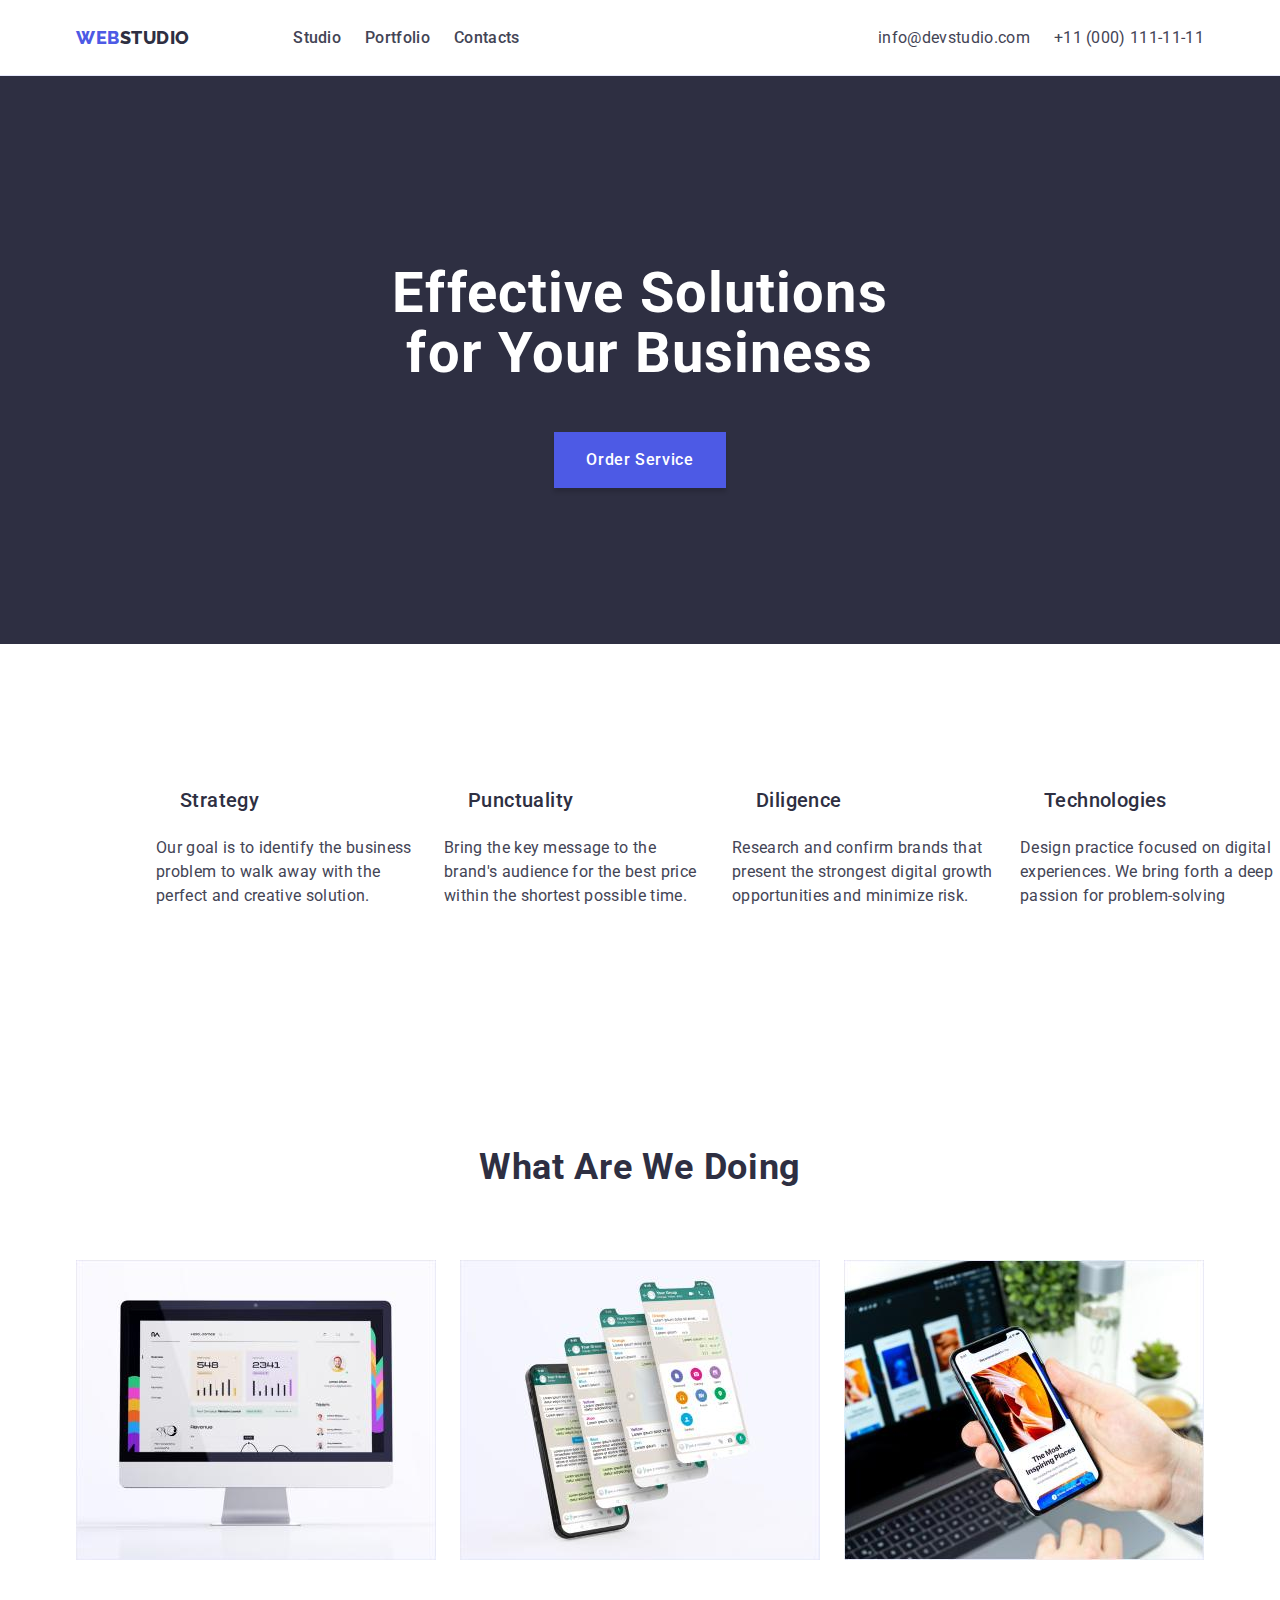
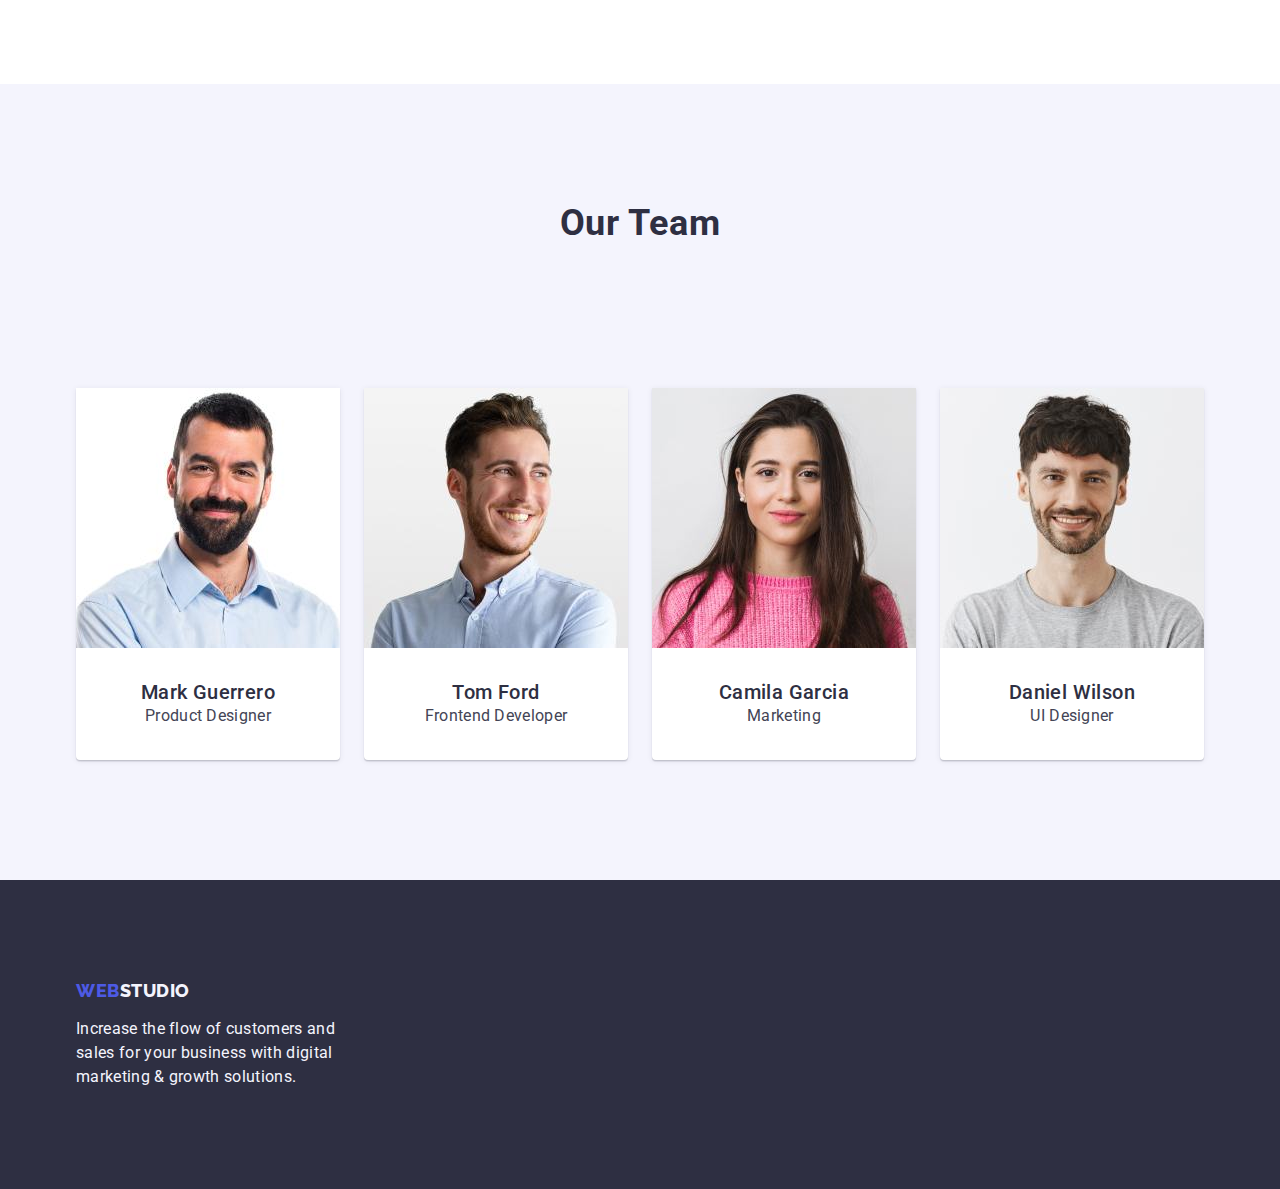
<file: index.html>
<!DOCTYPE html>
<html lang="pl">
  <head>
    <meta charset="utf-8" />
    <meta name="description" content="Web Studio Page" />
    <title>WebStudio Page</title>
    <link rel="preconnect" href="https://fonts.googleapis.com" />
    <link rel="preconnect" href="https://fonts.gstatic.com" crossorigin />
    <link
      href="https://fonts.googleapis.com/css2?family=Raleway:wght@800&family=Roboto:wght@400;500;700;900&display=swap"
      rel="stylesheet"
    />
    <link
      rel="stylesheet"
      href="https://cdnjs.cloudflare.com/ajax/libs/modern-normalize/2.0.0/modern-normalize.min.css"
      integrity="sha512-4xo8blKMVCiXpTaLzQSLSw3KFOVPWhm/TRtuPVc4WG6kUgjH6J03IBuG7JZPkcWMxJ5huwaBpOpnwYElP/m6wg=="
      crossorigin="anonymous"
      referrerpolicy="no-referrer"
    />
    <link rel="stylesheet" href="./css/styles.css" />
  </head>
  <body>
    <header>
      <div class="container-page-header">
        <nav class="nav">
          <address>
            <a href="./index.html" class="web-logo"
              ><span>Web</span>
              <span class="studio-logo">Studio </span>
            </a>
          </address>
        </nav>
        <div class="cards">
          <ul class="list">
            <li>
              <a href="./index.html" class="link">Studio</a>
            </li>
            <li>
              <a href="./portfolio.html" class="link">Portfolio</a>
            </li>
            <li>
              <a href="" class="link">Contacts</a>
            </li>
          </ul>
        </div>
        <ul class="list">
          <li>
            <a
              href="mailto:info@devstudio.com"
              target="_blank"
              class="nav-contact"
              >info@devstudio.com
            </a>
          </li>
          <li>
            <a href="tel:+11(000)1111111" class="nav-contact"
              >+11 (000) 111-11-11</a
            >
          </li>
        </ul>
      </div>
    </header>
    <main>
      <section class="front-page">
        <div class="container">
          <h1 class="header-main">Effective Solutions for Your Business</h1>
          <button class="button" type="button">Order Service</button>
        </div>
      </section>
      <section class="features">
        <div class="cointainer">
          <ul class="list">
            <li>
              <h3 class="card-title">Strategy</h3>
              <p class="card-description">
                Our goal is to identify the business problem to walk away with
                the perfect and creative solution.
              </p>
            </li>
            <li>
              <h3 class="card-title">Punctuality</h3>
              <p class="card-description">
                Bring the key message to the brand's audience for the best price
                within the shortest possible time.
              </p>
            </li>
            <li>
              <h3 class="card-title">Diligence</h3>
              <p class="card-description">
                Research and confirm brands that present the strongest digital
                growth opportunities and minimize risk.
              </p>
            </li>
            <li>
              <h3 class="card-title">Technologies</h3>
              <p class="card-description">
                Design practice focused on digital experiences. We bring forth a
                deep passion for problem-solving
              </p>
            </li>
          </ul>
        </div>
      </section>
      <section class="middle-section">
        <div class="container">
          <h2 class="header-2">What are we doing</h2>
          <ul class="middle-section-images">
            <li>
              <figure class="items">
                <img
                  src="images/comp.jpg"
                  alt="computer monitor"
                  width="360"
                  height="300"
                />
              </figure>
            </li>
            <li>
              <figure class="items">
                <img
                  src="images/phone.jpg"
                  alt="phone open on Whattsapp"
                  width="360"
                  height="300"
                />
              </figure>
            </li>
            <li>
              <figure class="items">
                <img
                  src="images/comp_and_phone.jpg"
                  alt="human scrolling on phone while computer is opened"
                  width="360"
                  height="300"
                />
              </figure>
            </li>
          </ul>
        </div>
      </section>
      <section class="background-team">
        <div class="container">
          <h2 class="header-2">Our Team</h2>
          <ul class="person-list">
            <li class="card-image">
              <figure class="img">
                <img
                  src="images/mark_guerrero.jpg"
                  alt="smiling man with a beard in his 40s"
                  width="264"
                  height="260"
                />
                <figcaption class="card-content">
                  <h3 class="name">Mark Guerrero</h3>
                  <p class="description">Product Designer</p>
                </figcaption>
              </figure>
            </li>
            <li class="card-image">
              <figure class="img">
                <img
                  src="images/tom_ford.jpg"
                  alt="smiling young man turning right"
                  width="264"
                  height="260"
                />
                <figcaption class="card-content">
                  <h3 class="name">Tom Ford</h3>
                  <p class="description">Frontend Developer</p>
                </figcaption>
              </figure>
            </li>
            <li class="card-image">
              <figure class="img">
                <img
                  src="images/camila_garcia.jpg"
                  alt="smiling young women with long brown hair"
                  width="264"
                  height="260"
                />
                <figcaption class="card-content">
                  <h3 class="name">Camila Garcia</h3>
                  <p class="description">Marketing</p>
                </figcaption>
              </figure>
            </li>
            <li class="card-image">
              <figure class="img">
                <img
                  src="images/daniel_wilson.jpg"
                  alt="smiling man with a t-shirt and beard"
                  width="264"
                  height="260"
                />
                <figcaption class="card-content">
                  <h3 class="name">Daniel Wilson</h3>
                  <p class="description">UI Designer</p>
                </figcaption>
              </figure>
            </li>
          </ul>
        </div>
      </section>
    </main>
    <footer class="footer-background">
      <div class="container">
        <a href="./index.html" class="web-logo-footer"
          >Web<span class="studio-logo-footer">Studio</span>
        </a>
        <p class="footer-text">
          Increase the flow of customers and sales for your business with
          digital marketing & growth solutions.
        </p>
      </div>
    </footer>
  </body>
</html>
</file>
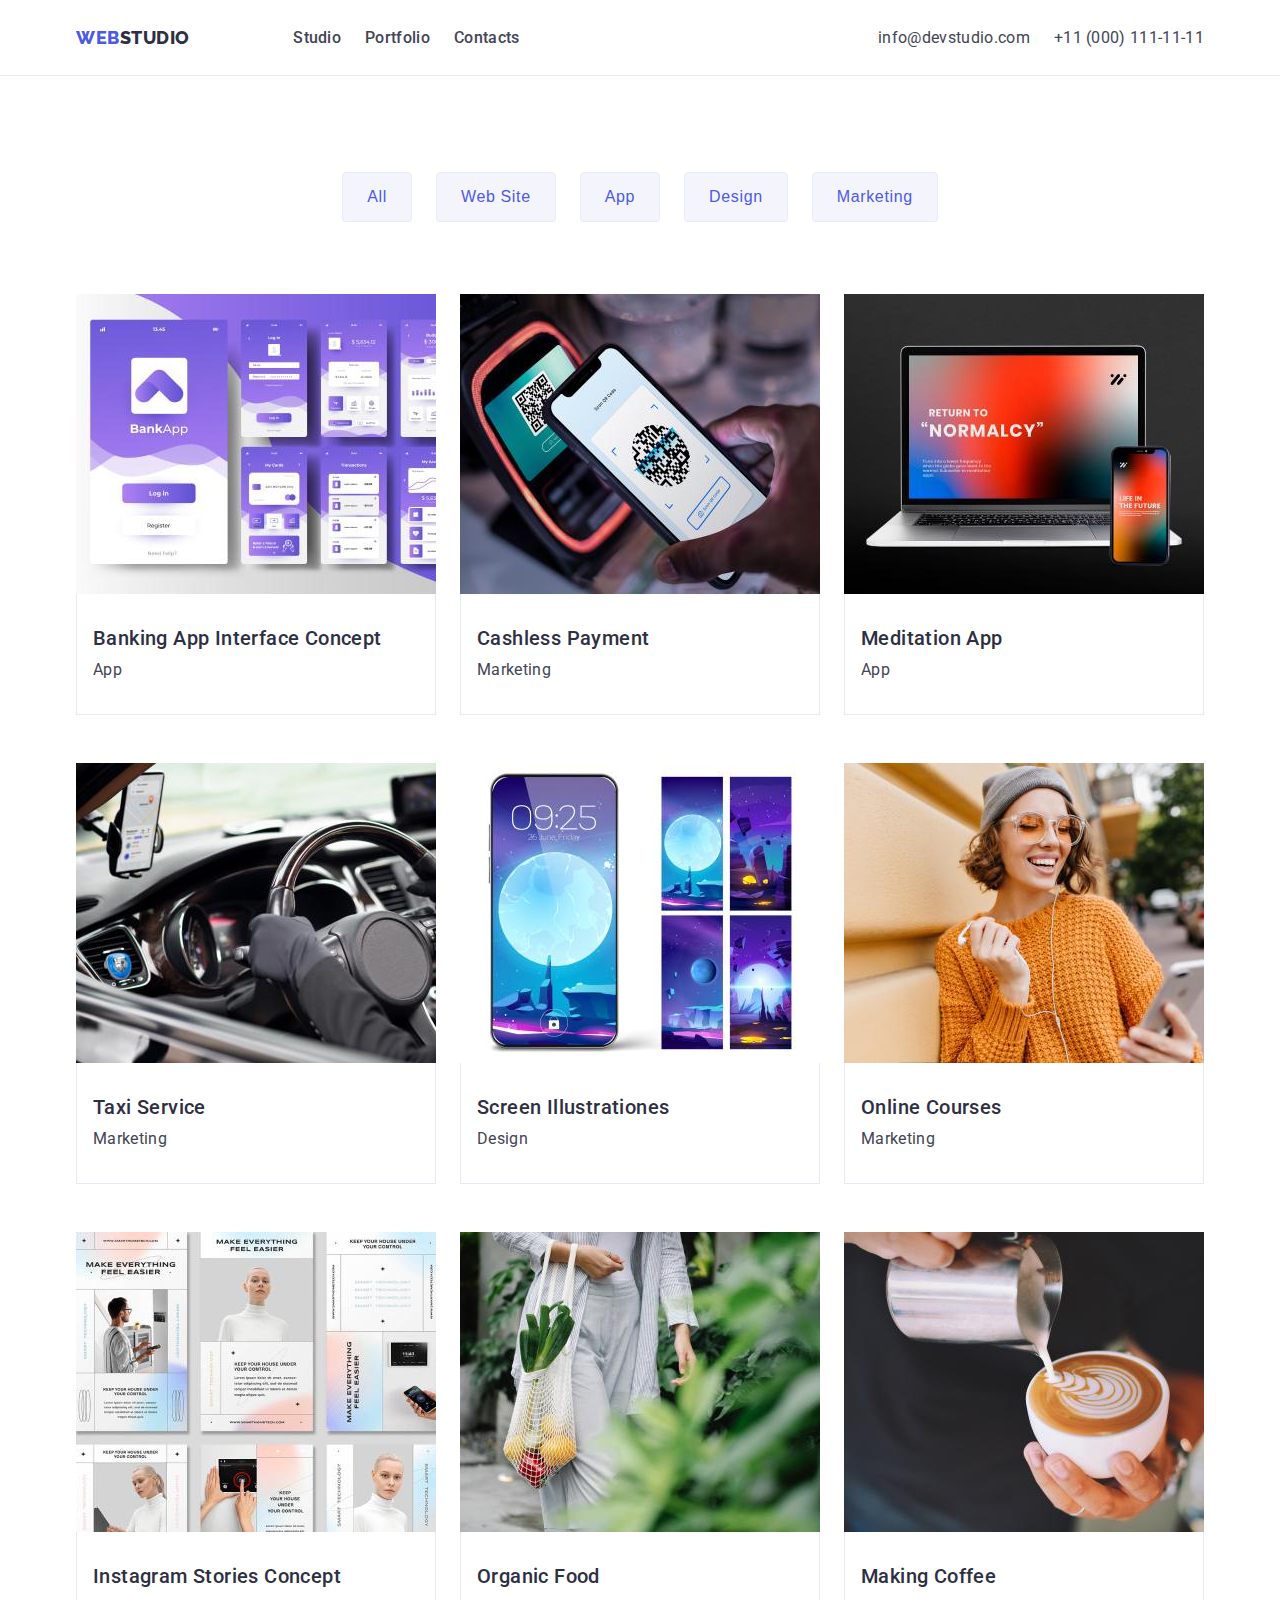
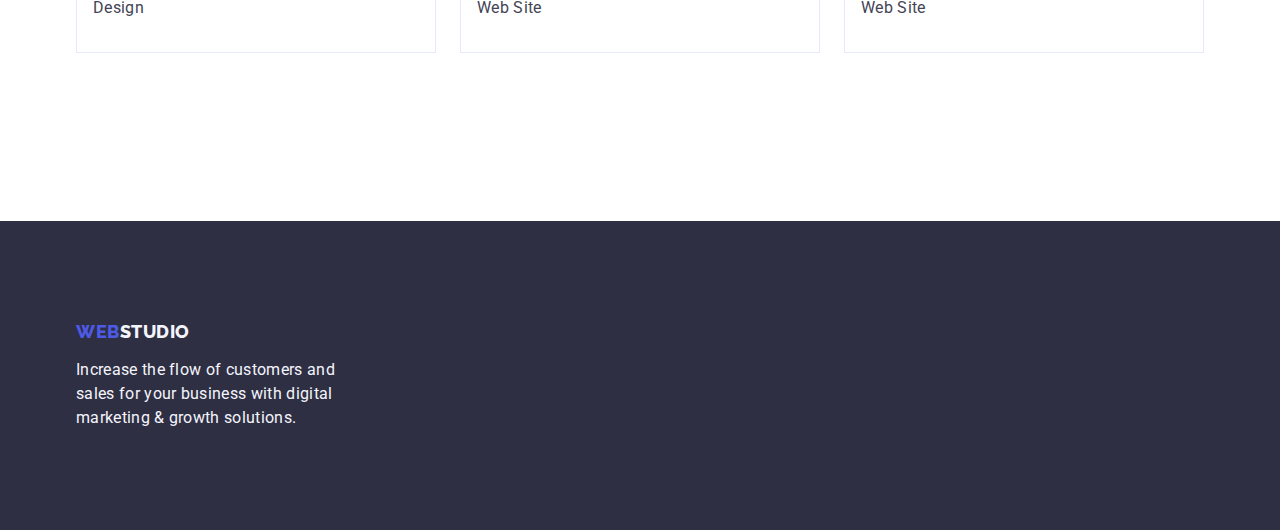
<file: portfolio.html>
<!DOCTYPE html>
<html lang="pl">
  <head>
    <meta charset="utf-8" />
    <meta name="description" content="Web Studio Page" />
    <title>WebStudio Portfolio</title>
    <link rel="preconnect" href="https://fonts.googleapis.com" />
    <link rel="preconnect" href="https://fonts.gstatic.com" crossorigin />
    <link
      href="https://fonts.googleapis.com/css2?family=Raleway:wght@800&family=Roboto:wght@400;500;700;900&display=swap"
      rel="stylesheet"
    />
    <link
      rel="stylesheet"
      href="https://cdnjs.cloudflare.com/ajax/libs/modern-normalize/2.0.0/modern-normalize.min.css"
      integrity="sha512-4xo8blKMVCiXpTaLzQSLSw3KFOVPWhm/TRtuPVc4WG6kUgjH6J03IBuG7JZPkcWMxJ5huwaBpOpnwYElP/m6wg=="
      crossorigin="anonymous"
      referrerpolicy="no-referrer"
    />
    <link rel="stylesheet" href="./css/styles.css" />
  </head>
  <body>
    <body>
    <header>
      <div class="container-page-header">
        <nav class="nav">
          <address>
            <a href="./index.html" class="web-logo"
              ><span>Web</span>
              <span class="studio-logo">Studio </span>
            </a>
          </address>
        </nav>
        <div class="cards">
          <ul class="list">
            <li>
              <a href="./index.html" class="link">Studio</a>
            </li>
            <li>
              <a href="./portfolio.html" class="link">Portfolio</a>
            </li>
            <li>
              <a href="" class="link">Contacts</a>
            </li>
          </ul>
        </div>
        <ul class="list">
          <li>
            <a
              href="mailto:info@devstudio.com"
              target="_blank"
              class="nav-contact"
              >info@devstudio.com
            </a>
          </li>
          <li>
            <a href="tel:+11(000)1111111" class="nav-contact"
              >+11 (000) 111-11-11</a
            >
          </li>
        </ul>
      </div>
    </header>
    <main>
      <section>
        <h1 class="main-header-portfolio">Portfolio</h1>
        <div class="container">
          <ul class="list-portfolio">
            <li>
              <button type="button" class="button-list-portfolio">All</button>
            </li>
            <li>
              <button type="button" class="button-list-portfolio">
                Web Site
              </button>
            </li>
            <li>
              <button type="button" class="button-list-portfolio">App</button>
            </li>
            <li>
              <button type="button" class="button-list-portfolio">
                Design
              </button>
            </li>
            <li>
              <button type="button" class="button-list-portfolio">
                Marketing
              </button>
            </li>
          </ul>
        </div>
      </section>
      <section class="images-portfolio">
        <div class="container">
          <h2 class="h2a">A</h2>
          <ul class="titles">
            <li class="cards-portfolio">
              <figure class="figure-portfolio">
                <img
                  src="images/bank-interface.jpg"
                  alt="Banking app interface"
                  width="360"
                  height="300"
                />
                <figcaption>
                  <div class="project-names">
                    <h3 class="card-title-portfolio">
                      Banking App Interface Concept
                    </h3>
                    <p class="card-description">App</p>
                  </div>
                </figcaption>
              </figure>
            </li>
            <li class="cards-portfolio">
              <figure class="figure-portfolio">
                <img
                  src="images/qr-scan-on-phone.jpg"
                  alt="Qr scan opened in phone"
                  width="360"
                  height="300"
                />
                <figcaption>
                  <div class="project-names">
                    <h3 class="card-title-portfolio">Cashless Payment</h3>
                    <p class="card-description">Marketing</p>
                  </div>
                </figcaption>
              </figure>
            </li>
            <li class="cards-portfolio">
              <figure class="figure-portfolio">
                <img
                  src="images/laptop.jpg"
                  alt="Opened laptop and phone on the same web page"
                  width="360"
                  height="300"
                />
                <figcaption>
                  <div class="project-names">
                    <h3 class="card-title-portfolio">Meditation App</h3>
                    <p class="card-description">App</p>
                  </div>
                </figcaption>
              </figure>
            </li>
            <li class="cards-portfolio">
              <figure class="figure-portfolio">
                <img
                  src="images/driving-wheel.jpg"
                  alt="Driver holding driving wheel and looking on GPS"
                  width="360"
                  height="300"
                />
                <figcaption>
                  <div class="project-names">
                    <h3 class="card-title-portfolio">Taxi Service</h3>
                    <p class="card-description">Marketing</p>
                  </div>
                </figcaption>
              </figure>
            </li>
            <li class="cards-portfolio">
              <figure class="figure-portfolio">
                <img
                  src="images/smartphone-luna.jpg"
                  alt="Some lunar wallpapers on smartphone"
                  width="360"
                  height="300"
                />
                <figcaption>
                  <div class="project-names">
                    <h3 class="card-title-portfolio">Screen Illustrationes</h3>
                    <p class="card-description">Design</p>
                  </div>
                </figcaption>
              </figure>
            </li>
            <li class="cards-portfolio">
              <figure class="figure-portfolio">
                <img
                  src="images/happy-woman.jpg"
                  alt="Happy woman listening to music in earphones on a street"
                  width="360"
                  height="300"
                />
                <figcaption>
                  <div class="project-names">
                    <h3 class="card-title-portfolio">Online Courses</h3>
                    <p class="card-description">Marketing</p>
                  </div>
                </figcaption>
              </figure>
            </li>
            <li class="cards-portfolio">
              <figure class="figure-portfolio">
                <img
                  src="images/house-safety-manual.jpg"
                  alt="Pages from house safety manual"
                  width="360"
                  height="300"
                />
                <figcaption>
                  <div class="project-names">
                    <h3 class="card-title-portfolio">
                      Instagram Stories Concept
                    </h3>
                    <p class="card-description">Design</p>
                  </div>
                </figcaption>
              </figure>
            </li>
            <li class="cards-portfolio">
              <figure class="figure-portfolio">
                <img
                  src="images/shopping-bag.jpg"
                  alt="Woman carrying shopping bag with vegetables"
                  width="360"
                  height="300"
                />
                <figcaption>
                  <div class="project-names">
                    <h3 class="card-title-portfolio">Organic Food</h3>
                    <p class="card-description">Web Site</p>
                  </div>
                </figcaption>
              </figure>
            </li>
            <li class="cards-portfolio">
              <figure class="figure-portfolio">
                <img
                  src="images/latte-art.jpg"
                  alt="Someone making latte art on a coffee"
                  width="360"
                  height="300"
                />
                <figcaption>
                  <div class="project-names">
                    <h3 class="card-title-portfolio">Making Coffee</h3>
                    <p class="card-description">Web Site</p>
                  </div>
                </figcaption>
              </figure>
            </li>
          </ul>
        </div>
      </section>
    </main>
    <footer class="footer-background">
      <div class="container">
        <a href="./index.html" class="web-logo-footer"
          >Web<span class="studio-logo-footer">Studio</span>
        </a>
        <p class="footer-text">
          Increase the flow of customers and sales for your business with
          digital marketing & growth solutions.
        </p>
      </div>
    </footer>
  </body>
</html>
</file>
<file: css/styles.css>
:root {
  --primaryfont: "Roboto", sans-serif;
  --primarycolor: #2e2f42;
  --whitecolor: #ffffff;
  --secondarycolor: #4d5ae5;
}
* {
  box-sizing: border-box;
  margin: 0;
  padding: 0;
}
html {
  overflow: auto;
  box-sizing: border-box;
  max-width: 1440px;
  margin: auto;
}
h1,
h2,
h3,
h4,
h5,
h6,
ul,
p {
  margin: 0;
  padding: 0;
  border: 0;
  font-size: 100%;
  font: inherit;
  vertical-align: baseline;
}
body {
  font-family: var(--primaryfont);
  color: #434455;
  background-color: var(--whitecolor);
}
ul,
ol,
a {
  list-style-type: none;
  text-decoration: none;
}
header {
  display: flex;
  justify-content: center;
  align-items: center;
  flex-shrink: 0;
  border-bottom: 1px solid #e7e9fc;
}
img {
  display: block;
  max-width: 100%;
  height: auto;
}
.container-page-header {
  display: flex;
  align-items: center;
  justify-content: space-between;
  width: 1158px;
  margin: 0 auto;
  padding: 0 15px;
}
.nav .web-logo {
  color: var(--iris, #4d5ae5);
  font-family: "Raleway", sans-serif;
  font-size: 18px;
  font-style: normal;
  font-weight: 800;
  line-height: 1.5;
  letter-spacing: 0.54px;
  text-transform: uppercase;
}
.studio-logo {
  color: var(--navyblue, #2e2f42);
  font-family: "Raleway", sans-serif;
  font-size: 18px;
  font-style: normal;
  font-weight: 800;
  line-height: 1.5;
  letter-spacing: 0.54px;
  text-transform: uppercase;
}
.nav .list .link {
  font-family: inherit;
  font-size: 16px;
  line-height: 1.5;
  letter-spacing: 0.02em;
  color: #2e2f42;
  list-style: none;
  text-transform: none;
  font-weight: 500;
  text-decoration: none;
}
.nav .list .link:hover,
.nav .list .link:focus,
.nav .list .link:active {
  color: #404bbf;
}
.adress {
  font-style: normal;
}
.adress .link {
  font-size: 16px;
  line-height: 1.5;
  letter-spacing: 0.02em;
  color: inherit;
}
.adress .list .link:hover,
.adress .list .link:focus,
.adress .list .link:active {
  color: #404bbf;
}
.link {
  font-size: 16px;
  font-weight: 500;
  line-height: 1.5;
  letter-spacing: 0.32px;
}
.front-page {
  background-color: var(--primarycolor);
}
.header-main {
  color: var(--whitecolor);
  font-size: 56px;
  font-weight: 700;
  line-height: 1.07;
  letter-spacing: 0.02em;
  text-align: center;
}
.button {
  background-color: var(--secondarycolor);
  color: var(--whitecolor);
  font-size: 16px;
  font-weight: 500;
  line-height: 1.5;
  letter-spacing: 0.04em;
  cursor: pointer;
  font-family: "Roboto", sans-serif;
}
.button:hover,
.button:focus {
  background-color: #404bbf;
}
.card-title {
  color: var(--primarycolor);
  font-size: 20px;
  font-weight: 500;
  line-height: 1.2;
  letter-spacing: 0.02em;
}
.card-description {
  color: #434455;
  font-size: 16px;
  line-height: 1.5;
  letter-spacing: 0.02em;
}
.header-2 {
  color: var(--primarycolor);
  font-size: 36px;
  font-weight: 700;
  line-height: 1.11;
  letter-spacing: 0.02em;
  text-align: center;
  text-transform: capitalize;
}
.middle-section-images {
  display: flex;
  justify-content: center;
  gap: 24px;
  padding-bottom: 120px;
}
.background-team {
  background-color: #f4f4fd;
}
.name {
  color: var(--navyblue, #2e2f42);
  text-align: center;
  font-family: "Roboto", sans-serif;
  font-size: 20px;
  font-style: normal;
  font-weight: 500;
  line-height: 24px;
  letter-spacing: 0.4px;
}
.description {
  color: var(--slate, #434455);
  text-align: center;
  font-family: "Roboto", sans-serif;
  font-size: 16px;
  font-style: normal;
  font-weight: 400;
  line-height: 24px;
  letter-spacing: 0.32px;
}
.list-image {
  background-color: #ffffff;
}
.footer-background {
  background-color: var(--primarycolor);
}
.web-logo-footer {
  color: var(--iris, #4d5ae5);
  font-family: "Raleway", sans-serif;
  font-size: 18px;
  font-style: normal;
  font-weight: 800;
  line-height: 21px;
  letter-spacing: 0.54px;
  text-transform: uppercase;
}
.studio-logo-footer {
  color: var(--cloud, #f4f4fd);
  font-family: "Raleway", sans-serif;
  font-size: 18px;
  font-style: normal;
  font-weight: 800;
  line-height: 21px;
  letter-spacing: 0.54px;
  text-transform: uppercase;
}
.footer-text {
  color: var(--cloud, #f4f4fd);
  font-family: "Roboto", sans-serif;
  font-size: 16px;
  font-style: normal;
  font-weight: 400;
  line-height: 24px;
  letter-spacing: 0.32px;
}
.button-list {
  background-color: #f4f4fd;
  color: var(--secondarycolor);
  text-align: center;
  font-weight: 500;
  font-size: 16px;
  line-height: 1.5;
  letter-spacing: 0.04em;
  cursor: pointer;
  font-family: "Roboto", sans-serif;
}
.button-list:hover,
.button-list:focus,
.button-list:active {
  background-color: #404bbf;
  color: var(--whitecolor);
}
.list .link {
  text-decoration: none;
  color: inherit;
}
.card-title-portfolio {
  color: var(--navyblue, #2e2f42);
  font-family: "Roboto", sans-serif;
  font-size: 20px;
  font-style: normal;
  font-weight: 500;
  line-height: 24px;
  letter-spacing: 0.4px;
}
.nav-contact {
  color: var(--slate, #434455);
  font-family: Roboto;
  font-size: 16px;
  font-style: normal;
  font-weight: 400;
  line-height: 24px;
  letter-spacing: 0.32px;
}
.nav-contact:hover {
  color: #404bbf;
}

.container {
  width: 1158px;
  margin: 0 auto;
  padding: 0 15px;
}

.web-logo {
  display: flex;
  align-items: baseline;
}
.studio-logo {
  display: flex;
  justify-content: flex-start;
  align-items: baseline;
  width: 71px;
  padding-top: 24px;
  padding-bottom: 24px;
  margin-right: 76px;
}
.nav {
  display: flex;
  align-items: center;
}
.cards {
  display: flex;
  align-items: center;
  justify-content: flex-start;
  flex-wrap: nowrap;
  margin-right: 332px;
}
.nav-contact {
  display: flex;
  align-items: center;
  justify-content: space-between;
  flex-wrap: nowrap;
}

.header-main {
  display: flex;
  width: 496px;
  text-align: center;
  font-size: 56px;
  letter-spacing: 1.12px;
  font-family: inherit;
  justify-content: center;
  width: 496px;
  margin: 0 auto;
  margin-bottom: 48px;
  flex-wrap: nowrap;
  align-items: center;
  padding-top: 188px;
}
.button {
  display: inline-flex;
  padding: 16px 32px;
  gap: 10px;
  border: 4px;
  align-items: flex-start;
  box-shadow: 0px 4px 4px 0px rgba(0, 0, 0, 0.15);
  margin: auto;
  margin-bottom: 156px;
  white-space: nowrap;
}
.features {
  width: 1128px;
  flex-shrink: 0;
  margin: 120px 156px;
}
.header {
  display: flex;
  justify-content: center;
  align-items: center;
  flex-shrink: 0;
}
.list {
  display: flex;
  gap: 24px;
  margin: 0;
  padding-left: 0;
}
.front-page {
  width: 100%;
  flex-shrink: 0;
  text-align: center;
}
.footer-background {
  width: auto;
  flex-shrink: 0;
  padding-top: 100px;
}
.card-title {
  display: flex;
  width: 264px;
  flex-direction: column;
  align-items: flex-start;
  gap: 8px;
  padding: 24px;
  margin: auto;
}
.midle-section {
  margin: 120px 156px;
}
.header-2 {
  display: flex;
  justify-content: center;
  align-items: center;
  padding-top: 120px;
  padding-bottom: 72px;
}
.person-list {
  display: inline-flex;
  justify-content: center;
  gap: 24px;
  padding-top: 72px;
  padding-bottom: 120px;
}
.items {
  display: inline-flex;
  flex-direction: column;
  align-items: flex-start;
  margin: auto;
}
.card-image {
  display: inline-flex;
  padding-bottom: 0px;
  flex-direction: column;
  justify-content: center;
  align-items: center;
  width: 264px;
  gap: 32px;
  background-color: var(--white, #ffffff);
  border-radius: 0px 0px 4px 4px;
  box-shadow: 0px 2px 1px 0px rgba(46, 47, 66, 0.08),
    0px 1px 1px 0px rgba(46, 47, 66, 0.16),
    0px 1px 6px 0px rgba(46, 47, 66, 0.08);
}

.card-content {
  padding-top: 32px;
  padding-bottom: 32px;
  text-align: center;
  gap: 8px;
}
.footer-text {
  color: var(--cloud, #f4f4fd);
  font-size: 16px;
  line-height: 1.5;
  letter-spacing: 0.32px;
  width: 264px;
  margin: 0;
  padding-top: 16px;
  padding-bottom: 100px;
}

.main-header-portfolio {
  display: none;
}
.list-portfolio {
  display: flex;
  justify-content: center;
  align-items: flex-start;
  column-gap: 24px;
  padding-bottom: 72px;
  padding-top: 96px;
}
.button-list-portfolio {
  display: flex;
  padding: 12px 24px;
  align-items: center;
  border-radius: 4px;
  border: 1px solid var(--cornflower, #e7e9fc);
  color: var(--iris, #4d5ae5);
  line-height: 1.5;
  font-size: 16px;
  font-weight: 500;
  letter-spacing: 0.64px;
  background: var(--cloud, #f4f4fd);
}
.h2a {
  display: none;
}
.images-portfolio {
  margin-top: -120px;
  padding-top: 120px;
  padding-bottom: 120px;
}

.titles {
  display: flex;
  flex-wrap: wrap;
  row-gap: 48px;
  column-gap: 24px;
  padding-bottom: 48px;
}
.titles > li {
  flex-basis: calc((100% - 48px) / 3);
}
.cards-portfolio {
  display: flex;
  flex-wrap: wrap;
  width: 360px;
  padding-bottom: 0px;
  flex-direction: column;
  align-items: flex-start;
  gap: 32px;
  flex-shrink: 0;
}

.figure-portfolio {
  display: block;
}
.project-names {
  display: flex;
  flex-direction: column;
  gap: 8px;
  padding: 32px 16px;
  border-top: 0;
  border-left: 1px solid var(--cornflower, #e7e9fc);
  border-bottom: 1px solid var(--cornflower, #e7e9fc);
  border-right: 1px solid var(--cornflower, #e7e9fc);
  background: var(--white, #fff);
}
</file>
